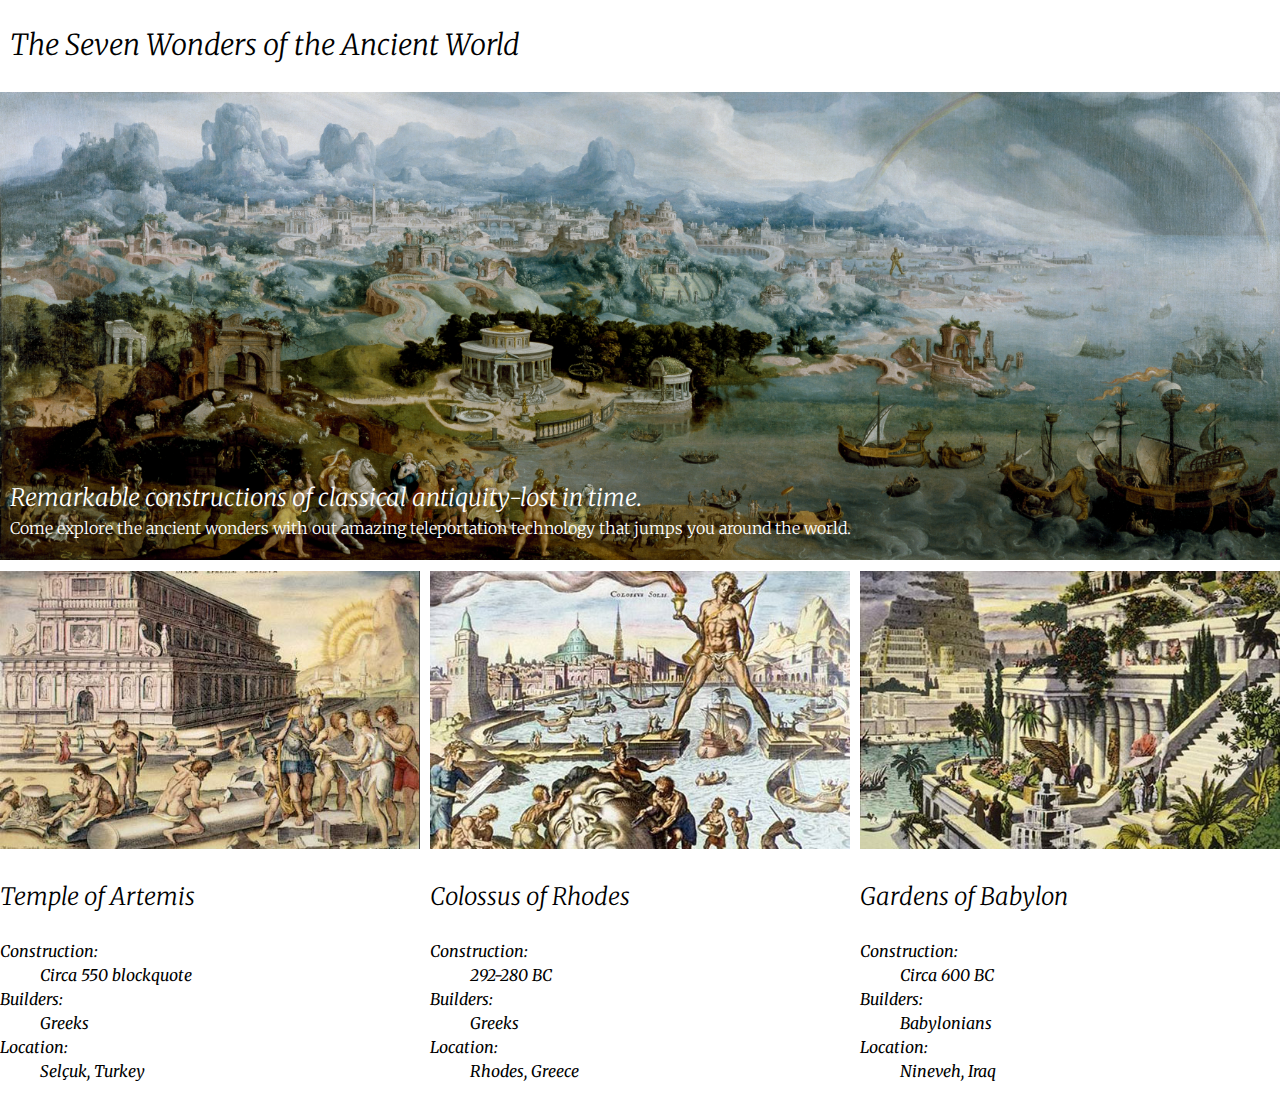
<file: index.html>
<!DOCTYPE html>
<html lang="en-ca">
<head>
  <meta charset="utf-8">
  <title>HTML template</title>
  <meta name="viewport" content="width=device-with,initial-scale=1">
  <link href="https://fonts.googleapis.com/css2?family=Merriweather:ital@0;1&display=swap" rel="stylesheet">
  <link href="css/main.css" rel="stylesheet">
</head>
<body>

  <header role="banner">
    <h1>The Seven Wonders of the Ancient World</h1>
  </header>

  <main role="main">
    <div class="banner-text">
      <img src="images/maerten-van-heemskerck-panoramaw-ith-the-abduction-of-helen-amidst-the-wonders-of-the-ancient-world-walters-37656.jpg" alt="Image of Ancient World">
      <h2>Remarkable constructions of classical antiquity-lost in time.</h2>
      <p>Come explore the ancient wonders with out amazing teleportation technology that jumps you around the world.</p>
    </div>

    <div class="flex-box">
      <figure class="figure1">
        <img src="images/temple-of-artemis.jpg" alt="Image of Artemis">
        <figcaption>
          <h3>Temple of Artemis</h3>
          <dl>
            <dt>Construction:</dt>
            <dd>Circa 550 blockquote</dd>
            <dt>Builders:</dt>
            <dd>Greeks</dd>
            <dt>Location:</dt>
            <dd>Selçuk, Turkey</dd>
          </dl>
        </figcaption>
      </figure>

      <figure class="figure2">
        <img src="images/colossus-of-rhodes.jpg" alt="Image of Rhodes">
        <figcaption>
          <h3>Colossus of Rhodes</h3>
          <dl>
            <dt>Construction:</dt>
            <dd>292-280 BC</dd>
            <dt>Builders:</dt>
            <dd>Greeks</dd>
            <dt>Location:</dt>
            <dd>Rhodes, Greece</dd>
          </dl>
        </figcaption>
      </figure>

      <figure class="figure3">
        <img src="images/hanging-gardens-of-babylon.jpg" alt="Image of Babylon">
        <figcaption>
          <h3>Gardens of Babylon</h3>
          <dl>
            <dt>Construction:</dt>
            <dd>Circa 600 BC</dd>
            <dt>Builders:</dt>
            <dd>Babylonians</dd>
            <dt>Location:</dt>
            <dd>Nineveh, Iraq</dd>
          </dl>
        </figcaption>
      </figure>
    </div>

  </main>
</body>
</html>
</file>
<file: css/main.css>
html {
  font-family: Merriweather, serif;
  box-sizing: border-box;
  line-height: 1.5;
}

*,
*::before,
*::after {
  box-sizing: inherit;
}

body {
  margin: 0;
  font-family: Merriweather, serif;
  font-style: italic;
  padding-top: 5px;
}

main {
  padding-top: 5px;
}

header h1 {
  padding-left: 10px;
}

h1 {
  font-size: 1.8rem;
  font-style: italic;
  font-family: Merriweather, serif;
  font-weight: lighter;
}

main img {
  width: 100%;
  color: #fff;
}

.banner-text {
  position: relative;
  color: #fff;
  width: 100%;
  font-weight: lighter;
}

.banner-text h2 {
  position: absolute;
  bottom: 30px;
  left: 10px;
  font-weight: lighter;
}

.banner-text p {
  position: absolute;
  bottom: 10px;
  left: 10px;
  font-family: Merriweather, serif;
  font-style: normal;
  font-size: 1rem;
}

.flex-box {
  display: flex;
  justify-content: space-between;
  margin-top: 5px;
  align-self: normal;
}

.flex-box figure {
  margin: 0;
  grid-gap: 5px;
  grid-template-columns: 1fr 1fr 1fr;
  grid-area: none;
  grid-template-areas: none;
}

.figure2 {
  padding: .5rem;
  padding-top: 0;
  padding-left: 10px;
  padding-right: 10px;
}

h3 {
  font-size: 1.5rem;
  font-style: italic;
  font-family: Merriweather;
  font-weight: lighter;
}
</file>
